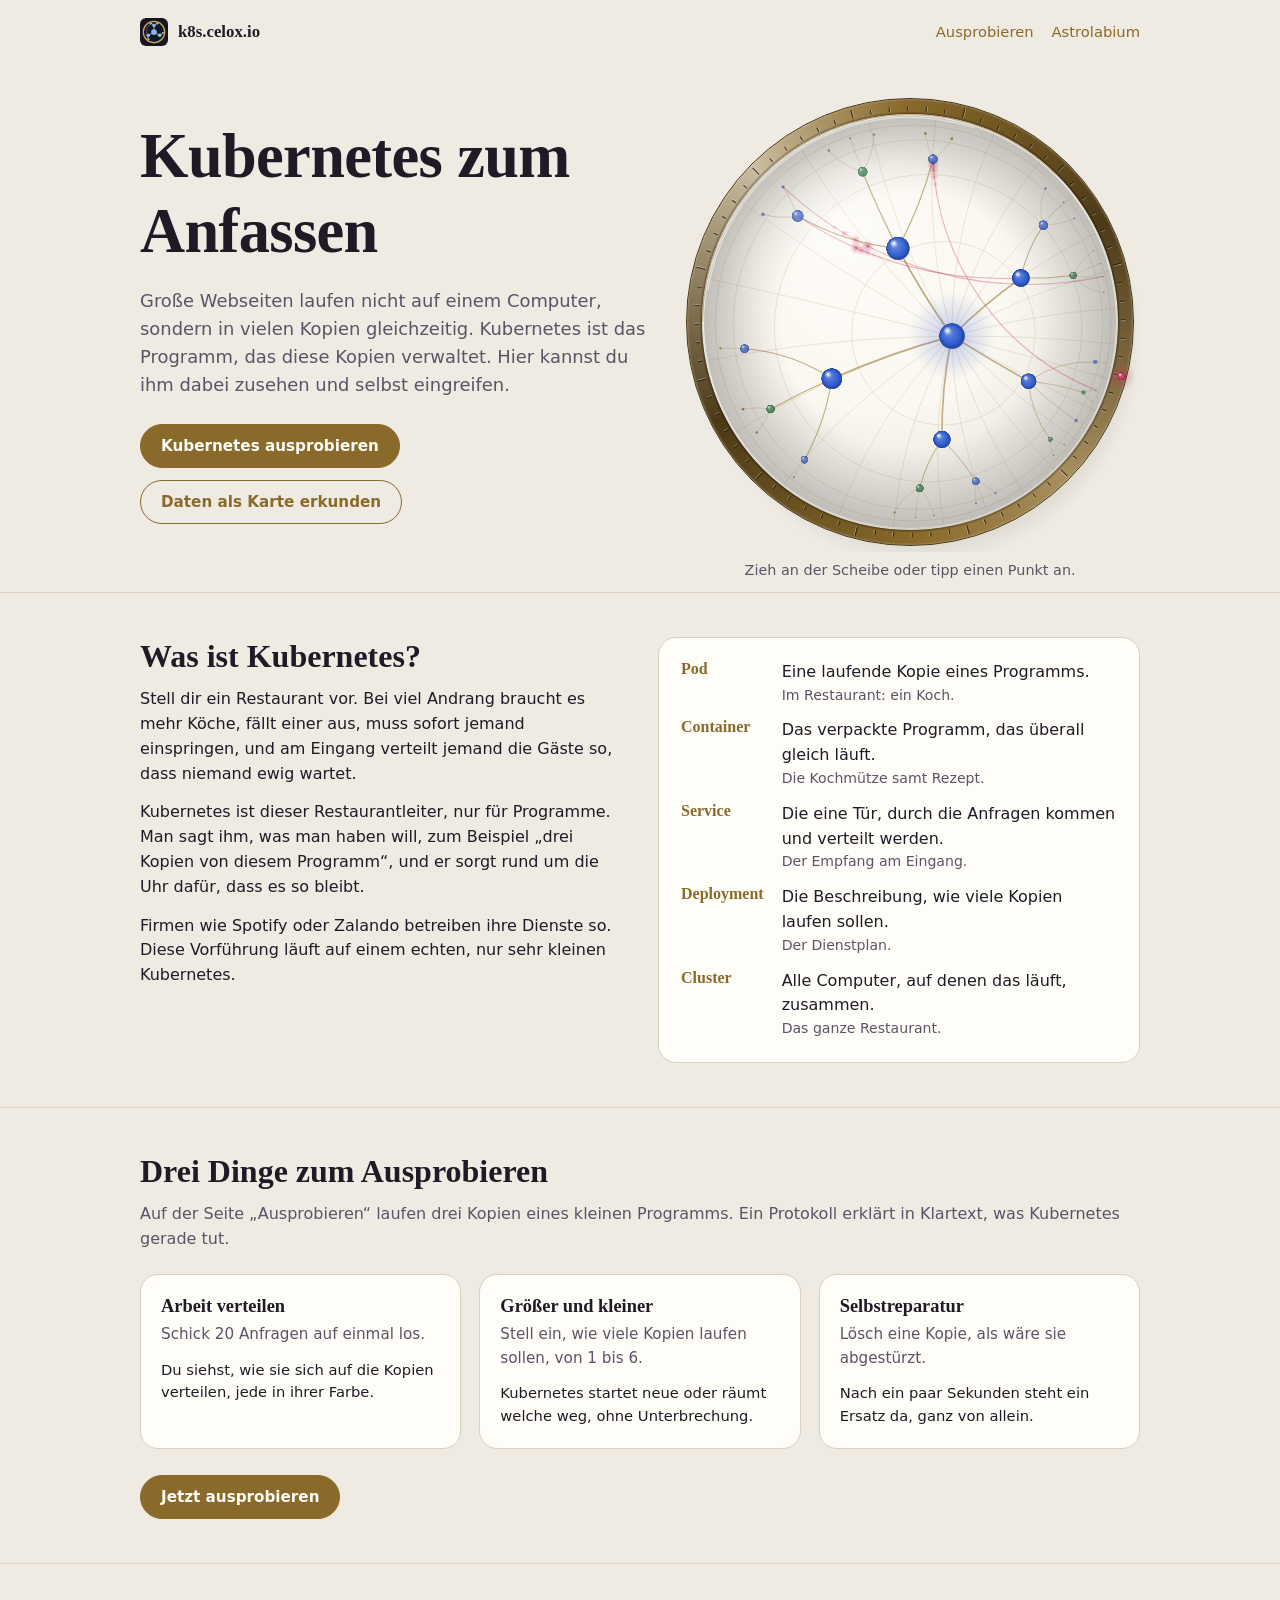
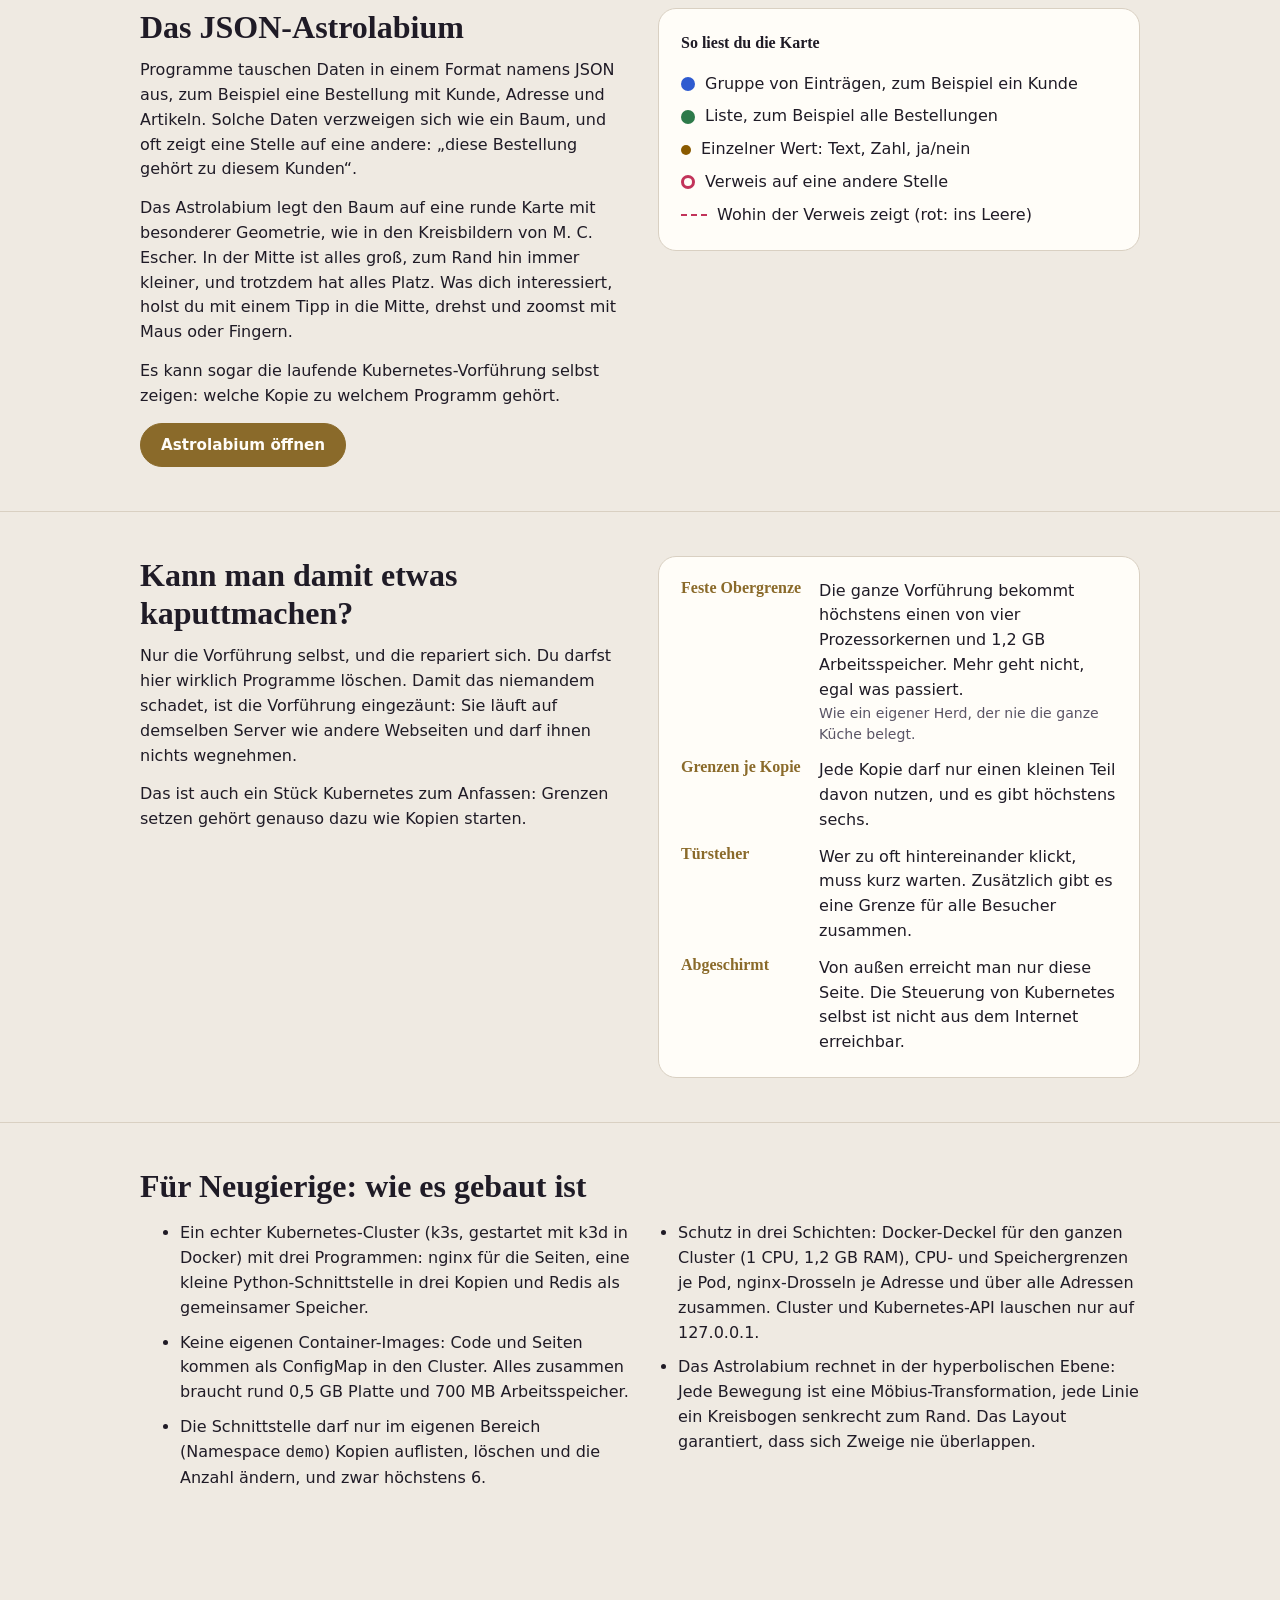
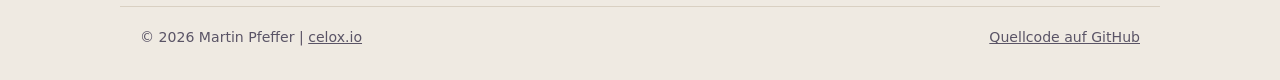
<file: k8s/web/index.html>
<!doctype html>
<html lang="de"><head><meta charset="utf-8"><meta name="viewport" content="width=device-width,initial-scale=1">
<title>Kubernetes zum Anfassen</title>
<meta name="description" content="Zwei Vorführungen zum Ausprobieren: wie Kubernetes Programme verteilt, vergrößert und repariert, und wie man Datenstrukturen auf einer drehbaren Karte erkundet.">
<meta name="robots" content="noindex, nofollow">
<link rel="icon" href="favicon.svg" type="image/svg+xml"><link rel="icon" href="favicon-32.png" sizes="32x32"><link rel="apple-touch-icon" href="apple-touch-icon.png">
<meta name="theme-color" content="#181522">
<meta property="og:type" content="website">
<meta property="og:url" content="https://k8s.celox.io/">
<meta property="og:title" content="Kubernetes zum Anfassen">
<meta property="og:description" content="Programme verteilen, vergrößern und reparieren lassen – live ausprobieren. Dazu: JSON-Daten als drehbare hyperbolische Karte.">
<meta property="og:image" content="https://k8s.celox.io/og.jpg">
<meta property="og:image:width" content="1200"><meta property="og:image:height" content="630">
<meta property="og:image:alt" content="Eine nachtblaue Scheibe mit Messingring, auf der sich ein verzweigter Baum zum Rand hin verkleinert. Daneben der Titel Kubernetes zum Anfassen.">
<meta property="og:locale" content="de_DE">
<meta name="twitter:card" content="summary_large_image">
<meta name="twitter:title" content="Kubernetes zum Anfassen">
<meta name="twitter:description" content="Programme verteilen, vergrößern und reparieren lassen – live ausprobieren.">
<meta name="twitter:image" content="https://k8s.celox.io/og.jpg">
<link rel="stylesheet" href="site.css">
<style>
.wrap{max-width:1040px;margin:0 auto;padding:0 20px}
.bar{display:flex;justify-content:space-between;align-items:center;padding:18px 0;gap:16px}
.mark{display:flex;align-items:center;gap:10px;font:600 1.05rem var(--serif);color:var(--ink);text-decoration:none}
.mark img{width:28px;height:28px}
.bar nav{display:flex;gap:18px;font-size:.92rem}.bar nav a{text-decoration:none}
.hero{display:grid;grid-template-columns:1.05fr .95fr;gap:32px;align-items:center;padding:28px 0 40px}
.hero h1{font-size:clamp(2.3rem,6vw,3.9rem);letter-spacing:-.01em}
.hero p{font-size:1.12rem;color:var(--ink-mut);max-width:34em;margin:18px 0 26px}
.ctas{display:flex;flex-wrap:wrap;gap:12px}
.stage{position:relative;aspect-ratio:1;width:100%;max-width:460px;justify-self:center}
#disk{width:100%;height:100%;touch-action:none;cursor:grab;display:block}
#disk:active{cursor:grabbing}
.stage figcaption{position:absolute;left:0;right:0;bottom:-30px;text-align:center;font-size:.9rem;color:var(--ink-mut);pointer-events:auto}
section{padding:44px 0;border-top:1px solid var(--line)}
section h2{font-size:clamp(1.5rem,3.4vw,2rem);margin-bottom:12px}
.two{display:grid;grid-template-columns:1fr 1fr;gap:36px;align-items:start}
.prose p{margin:0 0 14px;max-width:36em}
.gloss{display:grid;grid-template-columns:auto 1fr;gap:12px 18px;margin:0;padding:22px;background:var(--card);border:1px solid var(--line);border-radius:18px}
.gloss dt{font:600 1rem var(--serif);color:var(--brass)}
.gloss dd{margin:0;color:var(--ink)}
.gloss dd small{display:block;color:var(--ink-mut);font-size:.88rem}
.tries{display:grid;grid-template-columns:repeat(3,1fr);gap:18px;margin:22px 0 26px}
.try{padding:20px;border:1px solid var(--line);border-radius:18px;background:var(--card)}
.try h3{font-size:1.15rem;margin-bottom:6px}
.try p{margin:0;color:var(--ink-mut);font-size:.95rem}
.try .see{display:block;margin-top:12px;color:var(--ink);font-size:.92rem}
.legend{list-style:none;margin:16px 0 0;padding:0;display:grid;gap:8px}
.legend li{display:flex;gap:10px;align-items:center}
.sw{width:14px;height:14px;border-radius:50%;flex:none}
.sw.ring{background:none;border:3px solid var(--ref)}
.sw.dash{width:26px;height:0;border-radius:0;border-top:2px dashed var(--ref)}
.tech{columns:2 280px;column-gap:36px}
.tech li{margin:0 0 10px;break-inside:avoid}
@media (max-width:820px){
  .hero{grid-template-columns:1fr;padding-top:8px}
  .stage{max-width:340px;margin-bottom:28px}
  .two{grid-template-columns:1fr}
  .tries{grid-template-columns:1fr}
}
</style></head><body>
<div class="wrap">
  <header class="bar">
    <a class="mark" href="./"><img src="favicon.svg" alt="">k8s.celox.io</a>
    <nav><a href="cluster.html">Ausprobieren</a><a href="tree.html">Astrolabium</a></nav>
  </header>

  <div class="hero">
    <div>
      <h1>Kubernetes zum Anfassen</h1>
      <p>Große Webseiten laufen nicht auf einem Computer, sondern in vielen Kopien gleichzeitig. Kubernetes ist das Programm, das diese Kopien verwaltet. Hier kannst du ihm dabei zusehen und selbst eingreifen.</p>
      <div class="ctas">
        <a class="btn" href="cluster.html">Kubernetes ausprobieren</a>
        <a class="btn ghost" href="tree.html">Daten als Karte erkunden</a>
      </div>
    </div>
    <figure class="stage" style="margin:0">
      <canvas id="disk" aria-label="Kleine Vorschau des JSON-Astrolabiums. Ziehen verschiebt die Karte, Antippen holt einen Punkt in die Mitte."></canvas>
      <figcaption id="disk-caption">Zieh an der Scheibe oder tipp einen Punkt an.</figcaption>
    </figure>
  </div>
</div>

<section>
  <div class="wrap two">
    <div class="prose">
      <h2>Was ist Kubernetes?</h2>
      <p>Stell dir ein Restaurant vor. Bei viel Andrang braucht es mehr Köche, fällt einer aus, muss sofort jemand einspringen, und am Eingang verteilt jemand die Gäste so, dass niemand ewig wartet.</p>
      <p>Kubernetes ist dieser Restaurantleiter, nur für Programme. Man sagt ihm, was man haben will, zum Beispiel „drei Kopien von diesem Programm“, und er sorgt rund um die Uhr dafür, dass es so bleibt.</p>
      <p>Firmen wie Spotify oder Zalando betreiben ihre Dienste so. Diese Vorführung läuft auf einem echten, nur sehr kleinen Kubernetes.</p>
    </div>
    <dl class="gloss">
      <dt>Pod</dt><dd>Eine laufende Kopie eines Programms.<small>Im Restaurant: ein Koch.</small></dd>
      <dt>Container</dt><dd>Das verpackte Programm, das überall gleich läuft.<small>Die Kochmütze samt Rezept.</small></dd>
      <dt>Service</dt><dd>Die eine Tür, durch die Anfragen kommen und verteilt werden.<small>Der Empfang am Eingang.</small></dd>
      <dt>Deployment</dt><dd>Die Beschreibung, wie viele Kopien laufen sollen.<small>Der Dienstplan.</small></dd>
      <dt>Cluster</dt><dd>Alle Computer, auf denen das läuft, zusammen.<small>Das ganze Restaurant.</small></dd>
    </dl>
  </div>
</section>

<section>
  <div class="wrap">
    <h2>Drei Dinge zum Ausprobieren</h2>
    <p class="prose" style="margin:0;color:var(--ink-mut)">Auf der Seite „Ausprobieren“ laufen drei Kopien eines kleinen Programms. Ein Protokoll erklärt in Klartext, was Kubernetes gerade tut.</p>
    <div class="tries">
      <div class="try"><h3>Arbeit verteilen</h3><p>Schick 20 Anfragen auf einmal los.</p><span class="see">Du siehst, wie sie sich auf die Kopien verteilen, jede in ihrer Farbe.</span></div>
      <div class="try"><h3>Größer und kleiner</h3><p>Stell ein, wie viele Kopien laufen sollen, von 1 bis 6.</p><span class="see">Kubernetes startet neue oder räumt welche weg, ohne Unterbrechung.</span></div>
      <div class="try"><h3>Selbstreparatur</h3><p>Lösch eine Kopie, als wäre sie abgestürzt.</p><span class="see">Nach ein paar Sekunden steht ein Ersatz da, ganz von allein.</span></div>
    </div>
    <a class="btn" href="cluster.html">Jetzt ausprobieren</a>
  </div>
</section>

<section>
  <div class="wrap two">
    <div class="prose">
      <h2>Das JSON-Astrolabium</h2>
      <p>Programme tauschen Daten in einem Format namens JSON aus, zum Beispiel eine Bestellung mit Kunde, Adresse und Artikeln. Solche Daten verzweigen sich wie ein Baum, und oft zeigt eine Stelle auf eine andere: „diese Bestellung gehört zu diesem Kunden“.</p>
      <p>Das Astrolabium legt den Baum auf eine runde Karte mit besonderer Geometrie, wie in den Kreisbildern von M. C. Escher. In der Mitte ist alles groß, zum Rand hin immer kleiner, und trotzdem hat alles Platz. Was dich interessiert, holst du mit einem Tipp in die Mitte, drehst und zoomst mit Maus oder Fingern.</p>
      <p>Es kann sogar die laufende Kubernetes-Vorführung selbst zeigen: welche Kopie zu welchem Programm gehört.</p>
      <a class="btn" href="tree.html">Astrolabium öffnen</a>
    </div>
    <div class="gloss" style="display:block">
      <b style="font-family:var(--serif)">So liest du die Karte</b>
      <ul class="legend">
        <li><span class="sw" style="background:var(--pod1)"></span>Gruppe von Einträgen, zum Beispiel ein Kunde</li>
        <li><span class="sw" style="background:var(--pod2)"></span>Liste, zum Beispiel alle Bestellungen</li>
        <li><span class="sw" style="background:var(--pod3);width:10px;height:10px"></span>Einzelner Wert: Text, Zahl, ja/nein</li>
        <li><span class="sw ring"></span>Verweis auf eine andere Stelle</li>
        <li><span class="sw dash"></span>Wohin der Verweis zeigt (rot: ins Leere)</li>
      </ul>
    </div>
  </div>
</section>

<section>
  <div class="wrap two">
    <div class="prose">
      <h2>Kann man damit etwas kaputtmachen?</h2>
      <p>Nur die Vorführung selbst, und die repariert sich. Du darfst hier wirklich Programme löschen. Damit das niemandem schadet, ist die Vorführung eingezäunt: Sie läuft auf demselben Server wie andere Webseiten und darf ihnen nichts wegnehmen.</p>
      <p>Das ist auch ein Stück Kubernetes zum Anfassen: Grenzen setzen gehört genauso dazu wie Kopien starten.</p>
    </div>
    <dl class="gloss">
      <dt>Feste Obergrenze</dt><dd>Die ganze Vorführung bekommt höchstens einen von vier Prozessorkernen und 1,2 GB Arbeitsspeicher. Mehr geht nicht, egal was passiert.<small>Wie ein eigener Herd, der nie die ganze Küche belegt.</small></dd>
      <dt>Grenzen je Kopie</dt><dd>Jede Kopie darf nur einen kleinen Teil davon nutzen, und es gibt höchstens sechs.</dd>
      <dt>Türsteher</dt><dd>Wer zu oft hintereinander klickt, muss kurz warten. Zusätzlich gibt es eine Grenze für alle Besucher zusammen.</dd>
      <dt>Abgeschirmt</dt><dd>Von außen erreicht man nur diese Seite. Die Steuerung von Kubernetes selbst ist nicht aus dem Internet erreichbar.</dd>
    </dl>
  </div>
</section>

<section>
  <div class="wrap">
    <h2>Für Neugierige: wie es gebaut ist</h2>
    <ul class="tech prose">
      <li>Ein echter Kubernetes-Cluster (k3s, gestartet mit k3d in Docker) mit drei Programmen: nginx für die Seiten, eine kleine Python-Schnittstelle in drei Kopien und Redis als gemeinsamer Speicher.</li>
      <li>Keine eigenen Container-Images: Code und Seiten kommen als ConfigMap in den Cluster. Alles zusammen braucht rund 0,5 GB Platte und 700 MB Arbeitsspeicher.</li>
      <li>Die Schnittstelle darf nur im eigenen Bereich (Namespace <code>demo</code>) Kopien auflisten, löschen und die Anzahl ändern, und zwar höchstens 6.</li>
      <li>Schutz in drei Schichten: Docker-Deckel für den ganzen Cluster (1 CPU, 1,2 GB RAM), CPU- und Speichergrenzen je Pod, nginx-Drosseln je Adresse und über alle Adressen zusammen. Cluster und Kubernetes-API lauschen nur auf 127.0.0.1.</li>
      <li>Das Astrolabium rechnet in der hyperbolischen Ebene: Jede Bewegung ist eine Möbius-Transformation, jede Linie ein Kreisbogen senkrecht zum Rand. Das Layout garantiert, dass sich Zweige nie überlappen.</li>
    </ul>
  </div>
</section>

<footer class="foot"><span>© 2026 Martin Pfeffer | <a href="https://celox.io">celox.io</a></span><a href="https://github.com/pepperonas/k8s-showcase">Quellcode auf GitHub</a></footer>
<script src="hyper.js"></script>
<script src="orb.js"></script>
<script src="landing.js"></script>
</body></html>
</file>
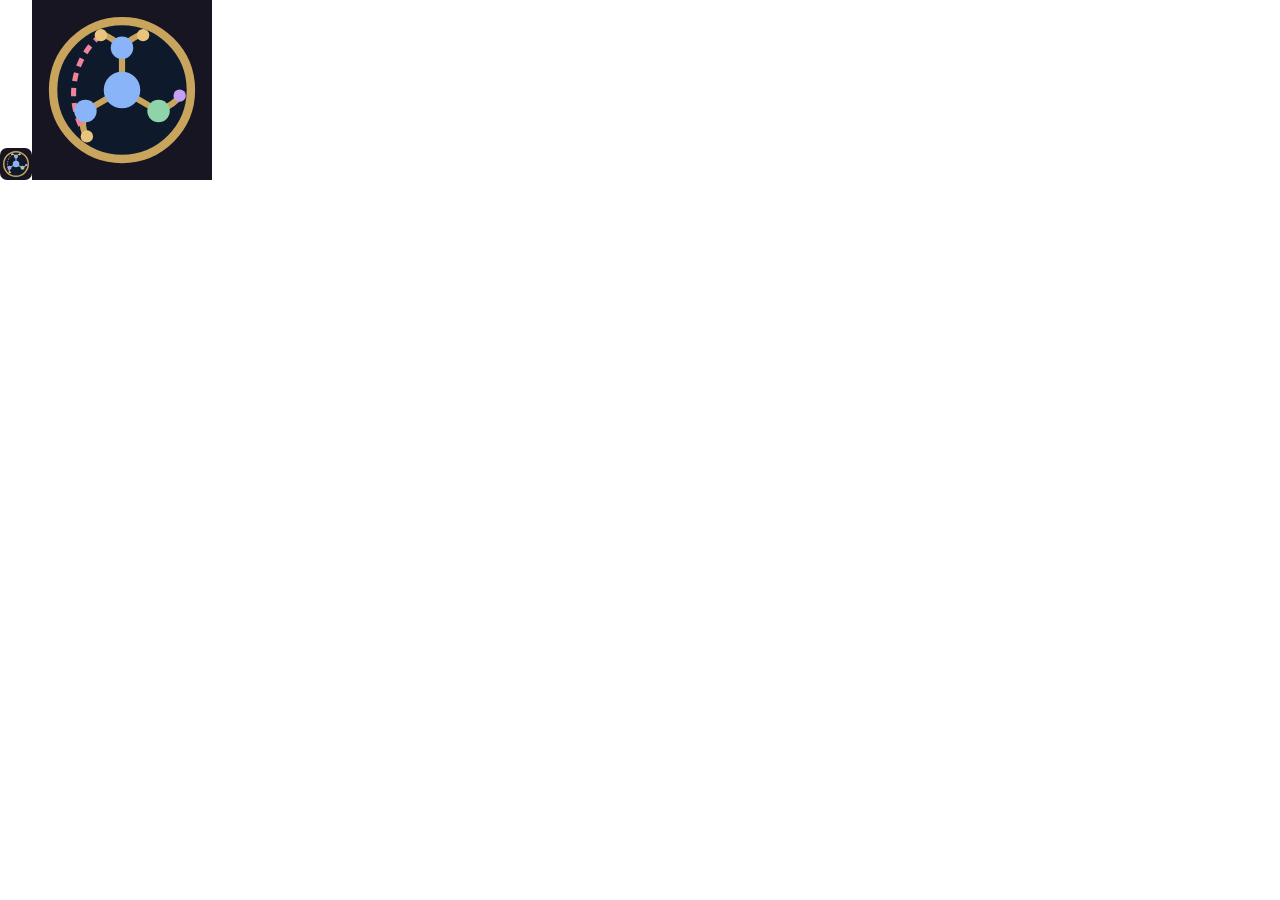
<file: tools/icons.html>
<!doctype html>
<!-- Rendert die PNG-Fassungen des Favicons aus favicon.svg. Rendern: tools/render.sh -->
<html><body style="margin:0;background:transparent">
<canvas id="c32" width="32" height="32"></canvas><canvas id="c180" width="180" height="180"></canvas>
<script>
const img = new Image();
img.onload = () => {
  for (const [id, n, full] of [['c32', 32, false], ['c180', 180, true]]) {
    const ctx = document.getElementById(id).getContext('2d');
    if (full) { ctx.fillStyle = '#181522'; ctx.fillRect(0, 0, n, n); }   // iOS maskiert selbst: randlos und deckend
    ctx.drawImage(img, 0, 0, n, n);
  }
  window.out = { '32': c32.toDataURL('image/png'), '180': c180.toDataURL('image/png') };
  document.title = 'ready';
};
img.src = '../k8s/web/favicon.svg';
</script></body></html>
</file>
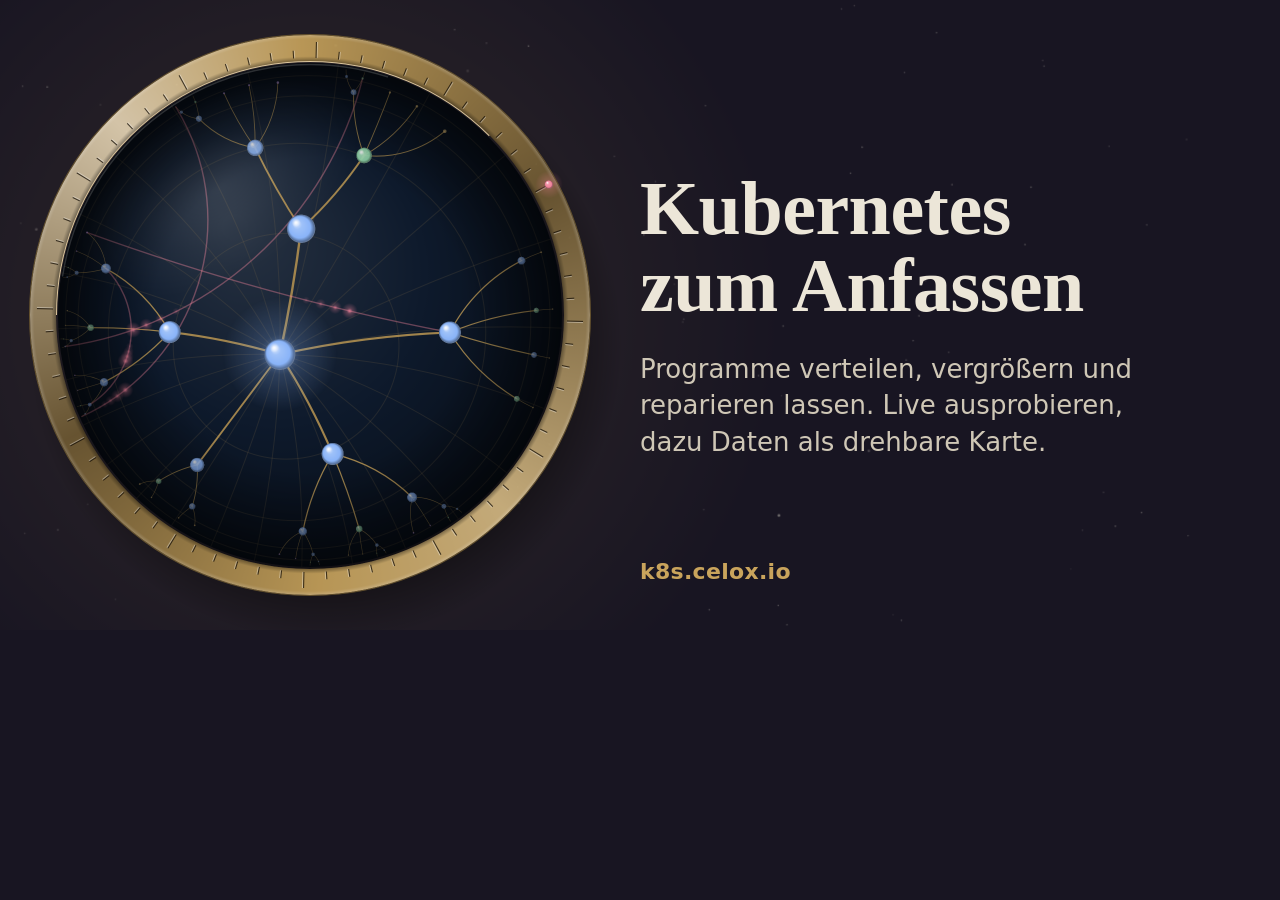
<file: tools/og.html>
<!doctype html>
<!-- Vorlage fuer das Open-Graph-Bild (1200x630). Rendern: tools/render.sh -->
<html lang="de"><head><meta charset="utf-8">
<style>
html,body{margin:0;background:#181522}
#og{position:relative;width:1200px;height:630px;overflow:hidden;background:#181522}
canvas{position:absolute;left:0;top:0}
.txt{position:absolute;left:640px;top:0;bottom:0;width:500px;display:flex;flex-direction:column;justify-content:center;color:#ece6d8;font-family:"Iowan Old Style","Palatino Linotype",Palatino,Georgia,serif}
h1{margin:0;font-size:76px;line-height:1.02;font-weight:600;letter-spacing:-.5px}
p{margin:26px 0 0;font:400 26px/1.4 system-ui,-apple-system,"Segoe UI",sans-serif;color:#cfc7b6}
.url{position:absolute;left:640px;bottom:46px;font:600 22px system-ui,sans-serif;color:#c9a45c;letter-spacing:.3px}
</style></head><body>
<div id="og">
  <canvas id="c" width="2400" height="1260" style="width:1200px;height:630px"></canvas>
  <div class="txt"><h1>Kubernetes zum Anfassen</h1><p>Programme verteilen, vergrößern und reparieren lassen. Live ausprobieren, dazu Daten als drehbare Karte.</p></div>
  <div class="url">k8s.celox.io</div>
</div>
<script src="../k8s/web/hyper.js"></script>
<script src="../k8s/web/orb.js"></script>
<script>
const H = Hyper, c = document.getElementById('c'), ctx = c.getContext('2d');
ctx.scale(2, 2);
const mk = (kids, t) => ({ children: kids || [], type: t || 'leaf' });
const br = (n, m, d) => mk(Array.from({ length: n }, (_, i) => mk(d ? [br(2, 1, false)] .concat(Array.from({ length: m }, () => mk([], i % 2 ? 'leaf' : 'leaf2'))) : Array.from({ length: m }, () => mk([], 'leaf')), i % 2 ? 'list' : 'group')), 'group');
const root = mk([br(3, 2, true), br(2, 3, true), br(4, 1, false), br(3, 2, true), br(2, 2, false)], 'group');
H.layout(root);
const all = []; (function w(n) { all.push(n); n.children.forEach(k => { k.parent = n; w(k); }); })(root);
const V = H.compose(H.rotate(-0.5), H.translate([-0.18, 0.08]));
const cx = 310, cy = 315, S = 252;
const col = { plane: '#181522', disk: '#0e1a2c', brass: '#c9a45c', 'brass-dim': '#7d6a45', ref: '#f0839a', ink: '#ece6d8' };
const scr = z => [cx + S * z[0], cy + S * z[1]];
function geo(a, b) {
  const A = scr(a), B = scr(b), g = H.geodesic(a, b);
  if (g.line) { ctx.moveTo(A[0], A[1]); ctx.lineTo(B[0], B[1]); return; }
  const C = scr(g.c), r = g.r * S;
  const a1 = Math.atan2(A[1] - C[1], A[0] - C[0]), a2 = Math.atan2(B[1] - C[1], B[0] - C[0]);
  let d = a2 - a1; while (d > Math.PI) d -= 2 * Math.PI; while (d < -Math.PI) d += 2 * Math.PI;
  ctx.moveTo(A[0], A[1]); ctx.arc(C[0], C[1], r, a1, a2, d < 0);
}
Orb.drawBackdrop(ctx, 1200, 630, cx, cy, S, -0.5, col);
Orb.drawDisk(ctx, cx, cy, S, col);
for (const n of all) { n.w = H.apply(V, n.pos); n.f = 1 - H.abs2(n.w); }
ctx.save(); ctx.beginPath(); ctx.arc(cx, cy, S, 0, 7); ctx.clip();
Orb.drawGrid(ctx, H, V, scr, geo, S, col, 0.2);
ctx.lineCap = 'round';
for (const n of all) if (n.parent) { ctx.beginPath(); geo(n.parent.w, n.w); ctx.strokeStyle = '#a88a4f'; ctx.globalAlpha = 0.45 + 0.5 * Math.min(1, n.f + n.parent.f); ctx.lineWidth = Math.max(.6, 2.6 * (n.f + n.parent.f) / 2); ctx.stroke(); }
ctx.globalAlpha = 1;
const refs = [[all[5], all[30]], [all[18], all[3]], [all[40], all[12]], [all[25], all[45]]].filter(p => p[0] && p[1]);
ctx.strokeStyle = '#f0839a'; ctx.lineWidth = 1.4;
refs.forEach(([a, b], i) => { ctx.beginPath(); geo(a.w, b.w); ctx.globalAlpha = .4; ctx.stroke(); ctx.globalAlpha = 1; Orb.drawComet(ctx, H, scr, a.w, b.w, 0.35 + i * 0.15, '#f0839a', 4); });
const base = { group: .068, list: .06, leaf: .038, leaf2: .038 }, fill = { group: '#8ab4f8', list: '#8fd3a8', leaf: '#e8c47c', leaf2: '#c6a0f6' };
for (const n of [...all].sort((a, b) => a.f - b.f)) { const r = base[n.type] * S * n.f; if (r < .4) continue; const p = scr(n.w);
  Orb.drawNode(ctx, p[0], p[1], r, fill[n.type], 'orb', { alpha: 0.5 + 0.5 * Math.min(1, n.f * 1.6), glow: n === root ? 0.9 : 0, dark: true }); }
Orb.drawGlass(ctx, cx, cy, S, col);
ctx.restore();
Orb.drawRing(ctx, cx, cy, S, -0.5, col, 26);
document.title = 'ready';
</script></body></html>
</file>
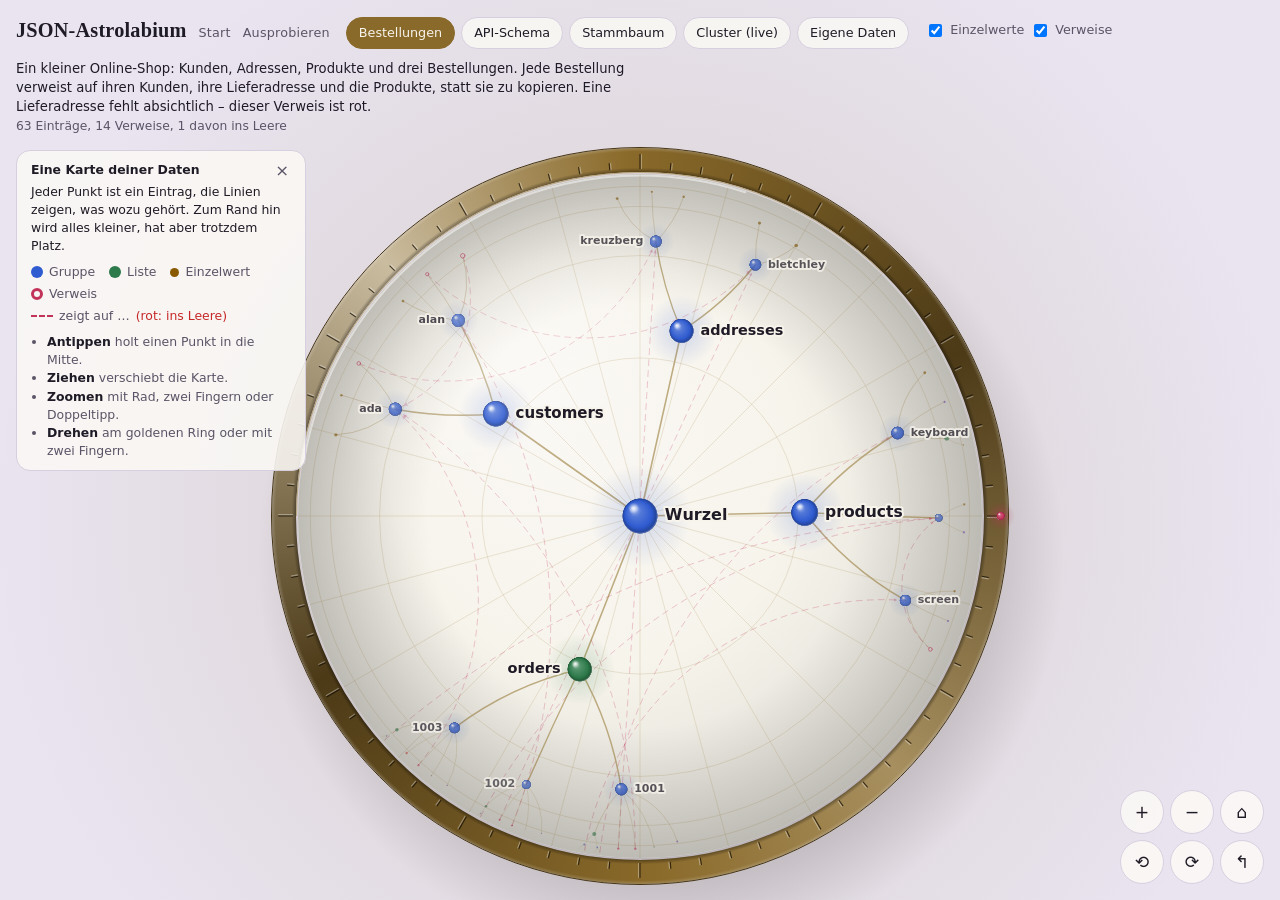
<file: k8s/web/tree.html>
<!doctype html>
<html lang="de"><head><meta charset="utf-8">
<meta name="viewport" content="width=device-width,initial-scale=1,viewport-fit=cover">
<title>JSON-Astrolabium</title>
<link rel="icon" href="favicon.svg" type="image/svg+xml"><link rel="icon" href="favicon-32.png" sizes="32x32"><link rel="apple-touch-icon" href="apple-touch-icon.png">
<meta name="theme-color" content="#181522">
<meta name="description" content="JSON-Daten als drehbare hyperbolische Karte: mit Maus oder Finger verschieben, zoomen, drehen und jeden Punkt in die Mitte holen.">
<meta property="og:title" content="JSON-Astrolabium"><meta property="og:image" content="https://k8s.celox.io/og.jpg"><meta name="twitter:card" content="summary_large_image">
<style>
:root{
  --plane:#181522;        /* Ebene ausserhalb der Scheibe: Aubergine */
  --disk:#0e1a2c;         /* Scheibe: Nachtblau */
  --brass:#c9a45c;        /* Ring, Geodaeten-Kanten */
  --brass-dim:#7d6a45;
  --ink:#ece6d8;          /* Text */
  --ink-mut:#b5ae9f;
  --ref:#f0839a;          /* Verweise */
  --broken:#ff5d5d;
  --t-object:#8ab4f8; --t-array:#8fd3a8; --t-string:#e8c47c; --t-number:#c6a0f6; --t-literal:#a8b0ba; --t-ref:#f0839a;
  --panel:#211d2c; --line:#3a3446;
  --serif:"Iowan Old Style","Palatino Linotype",Palatino,"Book Antiqua",Georgia,serif;
  --sans:system-ui,-apple-system,"Segoe UI",Roboto,sans-serif;
}
@media (prefers-color-scheme:light){:root{
  --plane:#e9e4f0;--disk:#f7f4ec;--brass:#8a6a2a;--brass-dim:#b9a576;--ink:#1f1b26;--ink-mut:#5a5466;
  --ref:#c2335a;--broken:#c62828;--t-object:#2f5bd0;--t-array:#2d7a4a;--t-string:#8a5a00;--t-number:#6b3fb5;--t-literal:#5b6470;--t-ref:#c2335a;
  --panel:#fbf9f5;--line:#d6cfdf}}
*{box-sizing:border-box}
html,body{margin:0;height:100%;overflow:hidden;background:var(--plane);color:var(--ink);font:15px/1.45 var(--sans)}
#stage{position:fixed;inset:0;touch-action:none;outline:none;cursor:grab;-webkit-user-select:none;user-select:none}
#stage.grabbing{cursor:grabbing}#stage.on-node{cursor:pointer}#stage.on-ring{cursor:ew-resize}
#stage:focus-visible{box-shadow:inset 0 0 0 3px var(--brass)}
header{position:fixed;top:max(14px,env(safe-area-inset-top));left:16px;right:16px;display:flex;flex-wrap:wrap;gap:10px 16px;align-items:baseline;pointer-events:none}
header>*{pointer-events:auto}
h1{margin:0;font:600 1.35rem/1.1 var(--serif);letter-spacing:.01em}
h1 a{color:var(--ink-mut);font:400 .85rem var(--sans);margin-left:12px;text-decoration:none}h1 a:hover{color:var(--ink)}
.sets{display:flex;gap:6px;flex-wrap:wrap}
button{font:inherit;color:inherit;cursor:pointer}
.chip{background:color-mix(in srgb,var(--panel) 85%,transparent);border:1px solid var(--line);border-radius:999px;padding:5px 12px;font-size:.85rem;min-height:32px}
.chip[aria-pressed=true]{background:var(--brass);border-color:var(--brass);color:var(--disk)}
.chip:disabled{opacity:.6;cursor:not-allowed}
.toggles{display:flex;gap:6px;align-items:center;font-size:.85rem;color:var(--ink-mut)}
.toggles label{display:flex;gap:5px;align-items:center;cursor:pointer;min-height:32px}
.ctl{position:fixed;right:16px;bottom:max(16px,env(safe-area-inset-bottom));display:grid;grid-template-columns:repeat(3,44px);gap:6px}
.ctl button{width:44px;height:44px;border-radius:50%;border:1px solid var(--line);background:color-mix(in srgb,var(--panel) 88%,transparent);font-size:1.15rem;display:grid;place-items:center}
.ctl button:hover{border-color:var(--brass)}
button:focus-visible,.chip:focus-visible{outline:2px solid var(--brass);outline-offset:2px}
#panel{position:fixed;top:72px;right:16px;width:320px;max-height:calc(100% - 180px);overflow:auto;background:color-mix(in srgb,var(--panel) 94%,transparent);
  border:1px solid var(--line);border-radius:18px;padding:16px 16px 14px;backdrop-filter:blur(6px);-webkit-backdrop-filter:blur(6px)}
#panel[hidden]{display:none}
#panel h2{margin:0 0 2px;font:600 1.15rem/1.25 var(--serif);word-break:break-word}
.type{font-size:.8rem;color:var(--ink-mut)}
.crumbs{display:flex;flex-wrap:wrap;gap:2px;margin:10px 0;font-size:.82rem}
.crumbs button{background:none;border:0;padding:2px 4px;border-radius:6px;color:var(--brass)}
.crumbs button:hover{background:color-mix(in srgb,var(--brass) 18%,transparent)}
.crumbs span{color:var(--ink-mut)}
pre{margin:8px 0;padding:10px;max-height:170px;overflow:auto;background:color-mix(in srgb,var(--disk) 70%,transparent);border-radius:10px;font:12.5px/1.45 ui-monospace,Menlo,Consolas,monospace;white-space:pre-wrap;word-break:break-word}
.refs{margin:10px 0 4px;font-size:.88rem}.refs p{margin:6px 0 4px;color:var(--ink-mut)}
.refs button{display:inline-block;margin:0 4px 4px 0;border:1px solid var(--ref);color:var(--ref);background:none;border-radius:999px;padding:3px 10px;font-size:.82rem}
.refs .broken{border-color:var(--broken);color:var(--broken);cursor:default}
.acts{display:flex;gap:6px;flex-wrap:wrap;margin-top:10px}
.acts button{border:1px solid var(--line);background:none;border-radius:999px;padding:6px 12px;font-size:.85rem}
.acts button:hover{border-color:var(--brass)}
#hint{position:fixed;left:16px;bottom:max(16px,env(safe-area-inset-bottom));max-width:380px;font-size:.83rem;color:var(--ink-mut);
  background:color-mix(in srgb,var(--panel) 88%,transparent);border:1px solid var(--line);border-radius:14px;padding:10px 12px 10px 14px}
#hint b{color:var(--ink);font-weight:600}
#hint .h-intro{margin:4px 0 8px;color:var(--ink)}
#hint .legend{list-style:none;margin:0 0 8px;padding:0;display:flex;flex-wrap:wrap;gap:4px 14px}
#hint .legend li{display:flex;gap:6px;align-items:center}
#hint .how{margin:0;padding-left:16px}
.sw{width:12px;height:12px;border-radius:50%;flex:none;display:inline-block}.sw.small{width:9px;height:9px}
.sw.ring{border:3px solid var(--t-ref)}.sw.dash{width:22px;height:0;border-radius:0;border-top:2px dashed var(--t-ref)}
.red{color:var(--broken)}
#hintOpen{position:fixed;left:16px;bottom:max(16px,env(safe-area-inset-bottom));width:44px;height:44px;padding:0;font-weight:700}
#hint button{float:right;background:none;border:0;color:var(--ink-mut);font-size:1.1rem;line-height:1;padding:2px 4px}
body.has-sel #hint{display:none}
#about{flex-basis:100%;margin:0;max-width:640px;font-size:.88rem;line-height:1.45;color:var(--ink);text-shadow:0 0 6px var(--plane),0 0 2px var(--plane)}
#stats{display:block;color:var(--ink-mut);font-size:.82rem;margin-top:2px}
dialog{background:var(--panel);color:var(--ink);border:1px solid var(--line);border-radius:18px;padding:18px;width:min(560px,calc(100vw - 32px))}
dialog::backdrop{background:rgba(10,8,16,.55)}
dialog h2{margin:0 0 8px;font:600 1.15rem var(--serif)}
dialog textarea{width:100%;height:240px;background:var(--disk);color:var(--ink);border:1px solid var(--line);border-radius:10px;padding:10px;font:12.5px/1.45 ui-monospace,Menlo,monospace}
dialog .err{color:var(--broken);font-size:.85rem;min-height:1.2em;margin:6px 0}
dialog .row{display:flex;gap:8px;justify-content:flex-end}
dialog .row button{border:1px solid var(--line);background:none;border-radius:999px;padding:7px 14px}
dialog .row button.pri{background:var(--brass);border-color:var(--brass);color:var(--disk)}
@media (min-width:1100px){
  /* oben links ist neben der runden Scheibe Platz, unten links nicht */
  #hint{top:var(--head-bottom,92px);bottom:auto;max-width:290px}
}
@media (max-width:760px){
  #panel{top:auto;bottom:0;left:0;right:0;width:auto;max-height:42vh;border-radius:18px 18px 0 0;padding-bottom:max(14px,env(safe-area-inset-bottom))}
  #panel:not([hidden])~.ctl{bottom:calc(42vh + 10px)}
  .ctl{grid-template-columns:repeat(6,40px);gap:4px}.ctl button{width:40px;height:40px}
  #hint{right:16px;max-width:none;bottom:calc(max(16px,env(safe-area-inset-bottom)) + 52px)}
  header{gap:8px 12px}
  h1{font-size:1.15rem}
  .sets{flex-wrap:nowrap;overflow-x:auto;width:100%;scrollbar-width:none;padding-bottom:2px}
  .sets::-webkit-scrollbar{display:none}
  .chip{white-space:nowrap}
  #about{font-size:.82rem;display:-webkit-box;-webkit-line-clamp:3;-webkit-box-orient:vertical;overflow:hidden}
  #stats{display:none}
}
</style></head><body>
<canvas id="stage" tabindex="0" aria-label="Karte der Daten. Pfeiltasten verschieben, Plus und Minus zoomen, Q und E drehen, 0 setzt zurück."></canvas>
<header>
  <h1>JSON-Astrolabium<a href="./">Start</a><a href="cluster.html">Ausprobieren</a></h1>
  <div class="sets" id="sets" role="group" aria-label="Datensatz"></div>
  <div class="toggles">
    <label title="Texte, Zahlen und Ja/Nein-Werte zeigen"><input type="checkbox" id="optValues" checked> Einzelwerte</label>
    <label><input type="checkbox" id="optRefs" checked> Verweise</label>
  </div>
  <p id="about" aria-live="polite"><span id="about-text"></span><span id="stats"></span></p>
</header>
<aside id="panel" hidden aria-live="polite"></aside>
<div class="ctl" role="group" aria-label="Ansicht">
  <button id="bZoomIn" title="Vergrößern (+)" aria-label="Vergrößern">+</button>
  <button id="bZoomOut" title="Verkleinern (−)" aria-label="Verkleinern">−</button>
  <button id="bHome" title="Zurück zum Anfang (0)" aria-label="Zurück zum Anfang">⌂</button>
  <button id="bRotL" title="Nach links drehen (Q)" aria-label="Nach links drehen">⟲</button>
  <button id="bRotR" title="Nach rechts drehen (E)" aria-label="Nach rechts drehen">⟳</button>
  <button id="bParent" title="Eine Ebene hoch (Rücktaste)" aria-label="Eine Ebene hoch">↰</button>
</div>
<div id="hint"><button id="hintClose" aria-label="Hinweis schließen">×</button>
  <b>Eine Karte deiner Daten</b>
  <p class="h-intro">Jeder Punkt ist ein Eintrag, die Linien zeigen, was wozu gehört. Zum Rand hin wird alles kleiner, hat aber trotzdem Platz.</p>
  <ul class="legend">
    <li><span class="sw" style="background:var(--t-object)"></span>Gruppe</li>
    <li><span class="sw" style="background:var(--t-array)"></span>Liste</li>
    <li><span class="sw small" style="background:var(--t-string)"></span>Einzelwert</li>
    <li><span class="sw ring"></span>Verweis</li>
    <li><span class="sw dash"></span>zeigt auf … <span class="red">(rot: ins Leere)</span></li>
  </ul>
  <ul class="how">
    <li><b>Antippen</b> holt einen Punkt in die Mitte.</li>
    <li><b>Ziehen</b> verschiebt die Karte.</li>
    <li><b>Zoomen</b> mit Rad, zwei Fingern oder Doppeltipp.</li>
    <li><b>Drehen</b> am goldenen Ring oder mit zwei Fingern.</li>
  </ul>
</div>
<button id="hintOpen" class="chip" hidden aria-label="Hilfe anzeigen">?</button>
<dialog id="dlg">
  <form method="dialog">
    <h2>Eigene Daten anzeigen</h2>
    <p class="type">Füge hier beliebige JSON-Daten ein. Eine Stelle verweist auf eine andere mit <code>{"$ref": "#/pfad/zum/ziel"}</code>. Höchstens 1500 Einträge.</p>
    <textarea id="dlgText" spellcheck="false" aria-label="JSON"></textarea>
    <div class="err" id="dlgErr" role="alert"></div>
    <div class="row"><button value="cancel">Abbrechen</button><button class="pri" id="dlgOk" value="ok">Anzeigen</button></div>
  </form>
</dialog>
<script src="hyper.js"></script>
<script src="orb.js"></script>
<script src="tree.js"></script>
</body></html>
</file>
<file: k8s/web/site.css>
/* Gemeinsame Gestalt fuer Startseite und Cluster-Seite: Messing auf Nachtblau,
   dieselben Toene wie das JSON-Astrolabium. */
:root{
  --plane:#181522; --disk:#0e1a2c; --card:#211d2c; --line:#3a3446;
  --brass:#c9a45c; --brass-dim:#7d6a45; --on-brass:#1a1408;
  --ink:#ece6d8; --ink-mut:#b5ae9f;
  --ok:#8fd3a8; --warn:#e8c47c; --bad:#f0839a; --ref:#f0839a;
  --pod1:#8ab4f8; --pod2:#8fd3a8; --pod3:#e8c47c; --pod4:#f0839a; --pod5:#c6a0f6; --pod6:#7fd4d8;
  --serif:"Iowan Old Style","Palatino Linotype",Palatino,"Book Antiqua",Georgia,serif;
  --sans:system-ui,-apple-system,"Segoe UI",Roboto,sans-serif;
  --mono:ui-monospace,Menlo,Consolas,monospace;
}
@media (prefers-color-scheme:light){:root{
  --plane:#efeae2; --disk:#fbf8f1; --card:#fffdf8; --line:#d9d0c2;
  --brass:#8a6a2a; --brass-dim:#b9a576; --on-brass:#fffdf8;
  --ink:#1f1b26; --ink-mut:#5a5466;
  --ok:#2d7a4a; --warn:#8a5a00; --bad:#c2335a; --ref:#c2335a;
  --pod1:#2f5bd0; --pod2:#2d7a4a; --pod3:#8a5a00; --pod4:#c2335a; --pod5:#6b3fb5; --pod6:#1d7680;
}}
*{box-sizing:border-box}
html{-webkit-text-size-adjust:100%}
body{margin:0;background:var(--plane);color:var(--ink);font:16px/1.55 var(--sans)}
a{color:var(--brass)}
h1,h2,h3{font-family:var(--serif);font-weight:600;line-height:1.2;margin:0}
.btn{display:inline-flex;align-items:center;gap:8px;min-height:44px;padding:10px 20px;border-radius:999px;border:1px solid var(--brass);
  background:var(--brass);color:var(--on-brass);font:600 .95rem var(--sans);text-decoration:none;cursor:pointer}
.btn.ghost{background:transparent;color:var(--brass)}
.btn:hover{filter:brightness(1.08)}
button:focus-visible,a:focus-visible{outline:2px solid var(--brass);outline-offset:3px}
.foot{max-width:1040px;margin:56px auto 0;padding:20px 20px 32px;border-top:1px solid var(--line);color:var(--ink-mut);font-size:.88rem;
  display:flex;flex-wrap:wrap;gap:8px 24px;justify-content:space-between}
.foot a{color:var(--ink-mut)}
</file>
